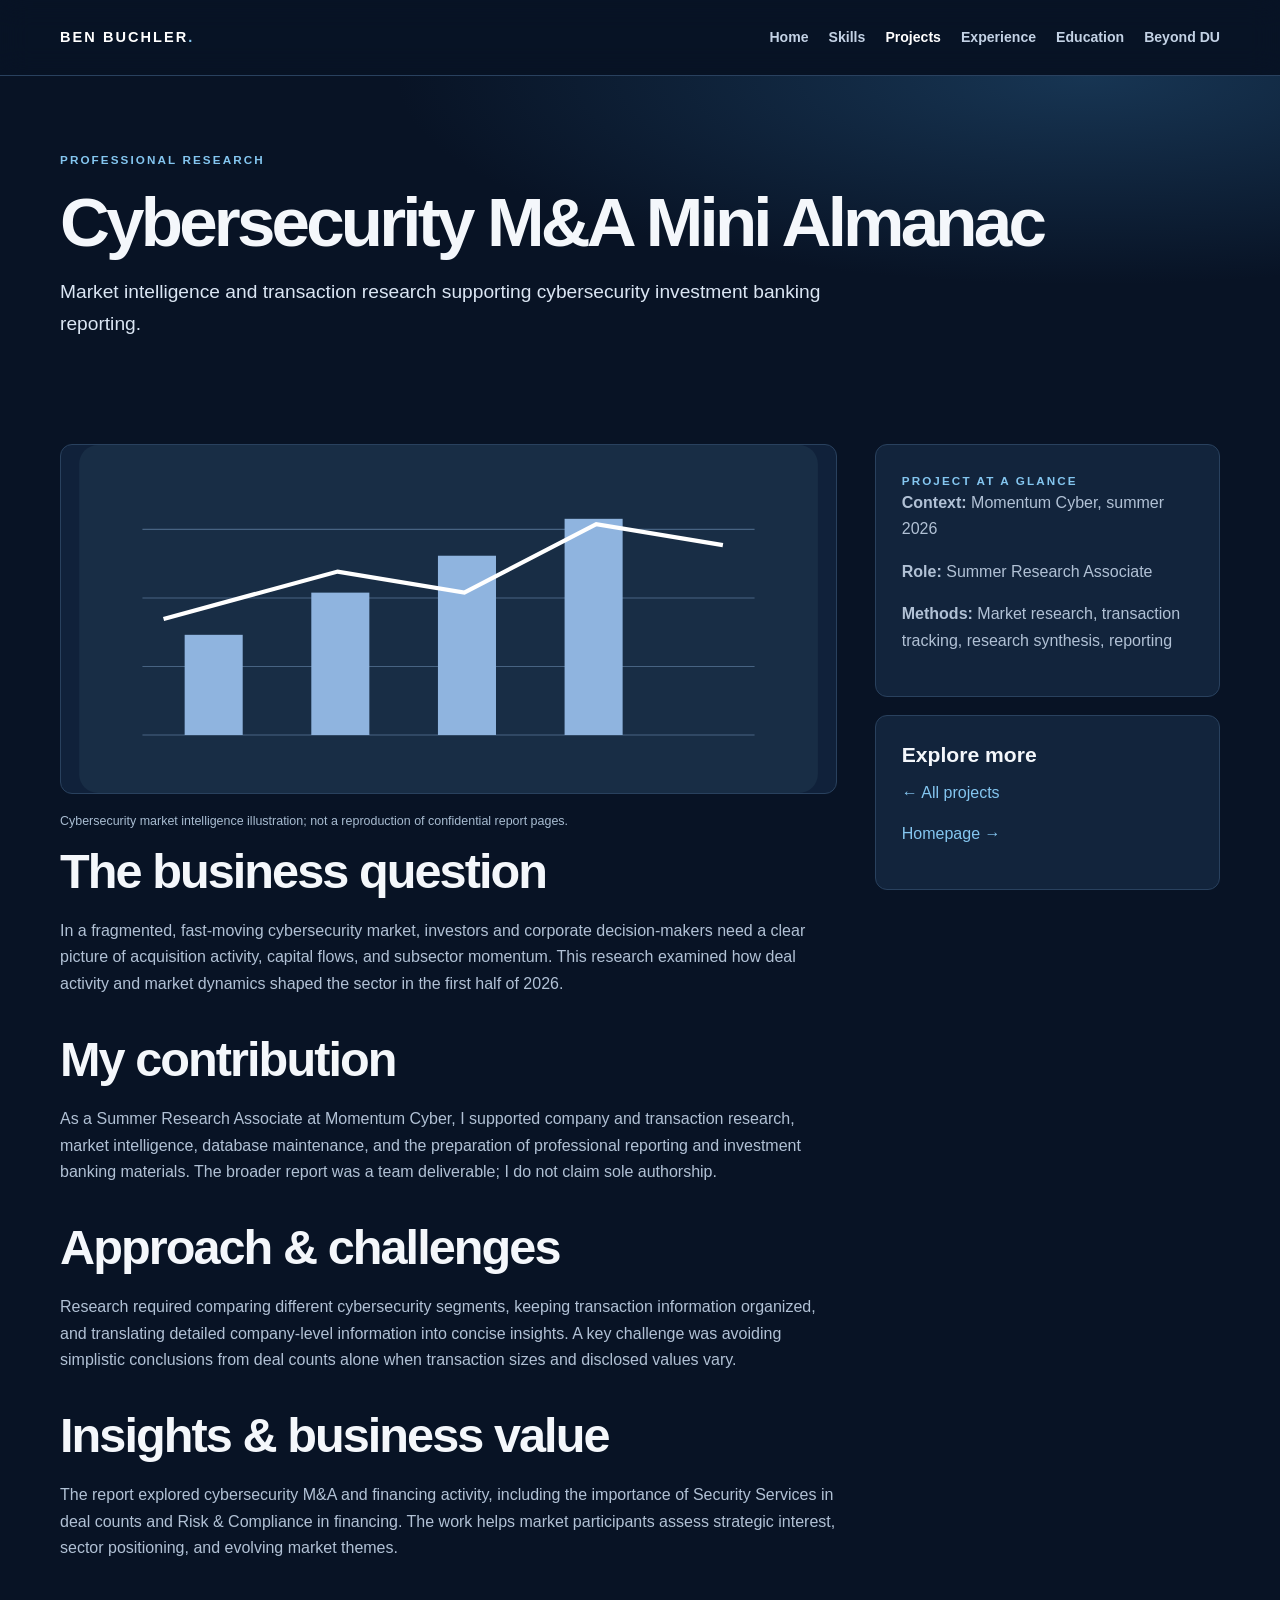
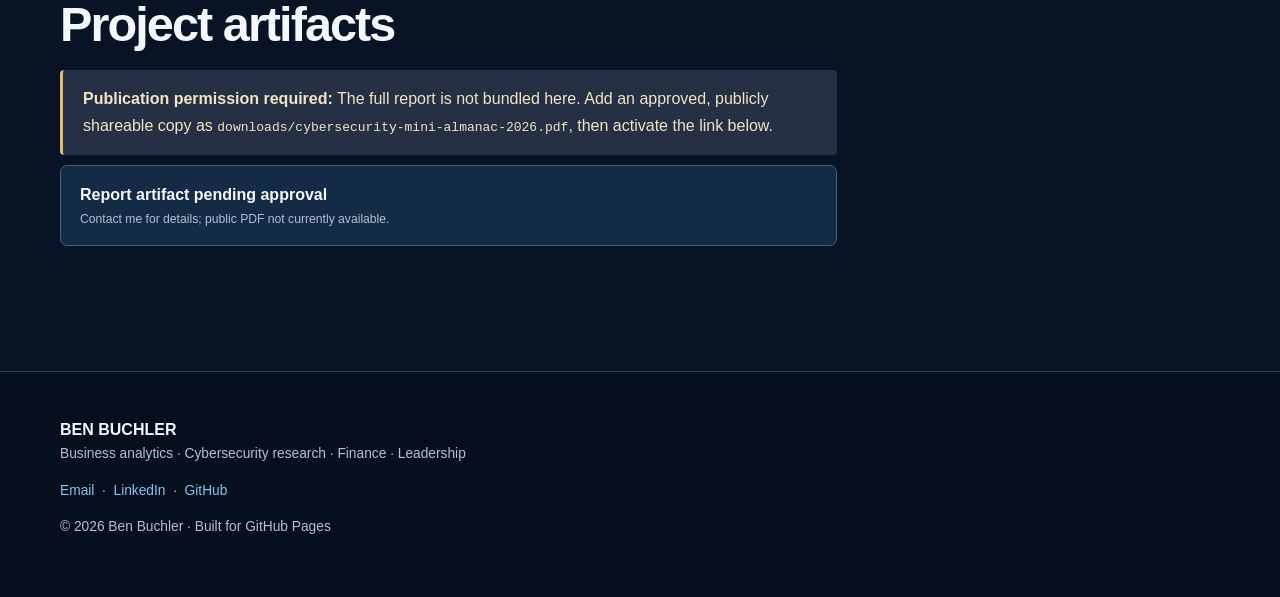
<file: almanac.html>
<!doctype html><html lang="en"><head><meta charset="utf-8"><meta name="viewport" content="width=device-width, initial-scale=1"><meta name="description" content="Portfolio of Ben Buchler, business analytics and finance student at the University of Denver."><title>Cybersecurity M&amp;A Mini Almanac | Ben Buchler</title><link rel="stylesheet" href="assets/styles.css"></head><body><a class="skip" href="#main">Skip to content</a><header><div class="wrap nav"><a class="brand" href="index.html">BEN BUCHLER<span style="color:var(--accent)">.</span></a><nav aria-label="Primary navigation" class="links"><a class="" href="index.html">Home</a><a class="" href="skills.html">Skills</a><a class="active" href="projects.html">Projects</a><a class="" href="experience.html">Experience</a><a class="" href="education.html">Education</a><a class="" href="beyond.html">Beyond DU</a></nav></div></header><main id="main"><section class="pagehero"><div class="wrap"><div class="eyebrow">Professional research</div><h1>Cybersecurity M&A Mini Almanac</h1><p class="lead">Market intelligence and transaction research supporting cybersecurity investment banking reporting.</p></div></section><section class="content"><div class="wrap detail"><div><img class="workimg" src="assets/cyber.svg" alt="Cybersecurity market intelligence illustration; not a reproduction of confidential report pages."><p class="caption">Cybersecurity market intelligence illustration; not a reproduction of confidential report pages.</p><section><h2>The business question</h2><p>In a fragmented, fast-moving cybersecurity market, investors and corporate decision-makers need a clear picture of acquisition activity, capital flows, and subsector momentum. This research examined how deal activity and market dynamics shaped the sector in the first half of 2026.</p></section><section><h2>My contribution</h2><p>As a Summer Research Associate at Momentum Cyber, I supported company and transaction research, market intelligence, database maintenance, and the preparation of professional reporting and investment banking materials. The broader report was a team deliverable; I do not claim sole authorship.</p></section><section><h2>Approach & challenges</h2><p>Research required comparing different cybersecurity segments, keeping transaction information organized, and translating detailed company-level information into concise insights. A key challenge was avoiding simplistic conclusions from deal counts alone when transaction sizes and disclosed values vary.</p></section><section><h2>Insights & business value</h2><p>The report explored cybersecurity M&amp;A and financing activity, including the importance of Security Services in deal counts and Risk &amp; Compliance in financing. The work helps market participants assess strategic interest, sector positioning, and evolving market themes.</p></section><section><h2>Project artifacts</h2><div class="notice"><p><strong>Publication permission required:</strong> The full report is not bundled here. Add an approved, publicly shareable copy as <code>downloads/cybersecurity-mini-almanac-2026.pdf</code>, then activate the link below.</p></div><div class="artifact">Report artifact pending approval<small>Contact me for details; public PDF not currently available.</small></div></section></div><aside class="aside"><div class="panel"><div class="kicker">Project at a glance</div><p><strong>Context:</strong> Momentum Cyber, summer 2026</p><p><strong>Role:</strong> Summer Research Associate</p><p><strong>Methods:</strong> Market research, transaction tracking, research synthesis, reporting</p></div><div class="panel"><h3>Explore more</h3><a href="projects.html">← All projects</a><p style="margin-top:14px"><a href="index.html">Homepage →</a></p></div></aside></div></section></main><footer><div class="wrap"><strong>BEN BUCHLER</strong><p>Business analytics · Cybersecurity research · Finance · Leadership</p><p><a data-email href="mailto:ben.buchler@du.edu">Email</a> &nbsp;·&nbsp; <a data-linkedin href="https://www.linkedin.com/in/ben-buchler57">LinkedIn</a> &nbsp;·&nbsp; <a data-github href="https://github.com/bbuchler27">GitHub</a></p><p>© <span data-year>2026</span> Ben Buchler · Built for GitHub Pages</p></div></footer><script src="site-config.js"></script><script src="assets/site.js"></script></body></html>
</file>
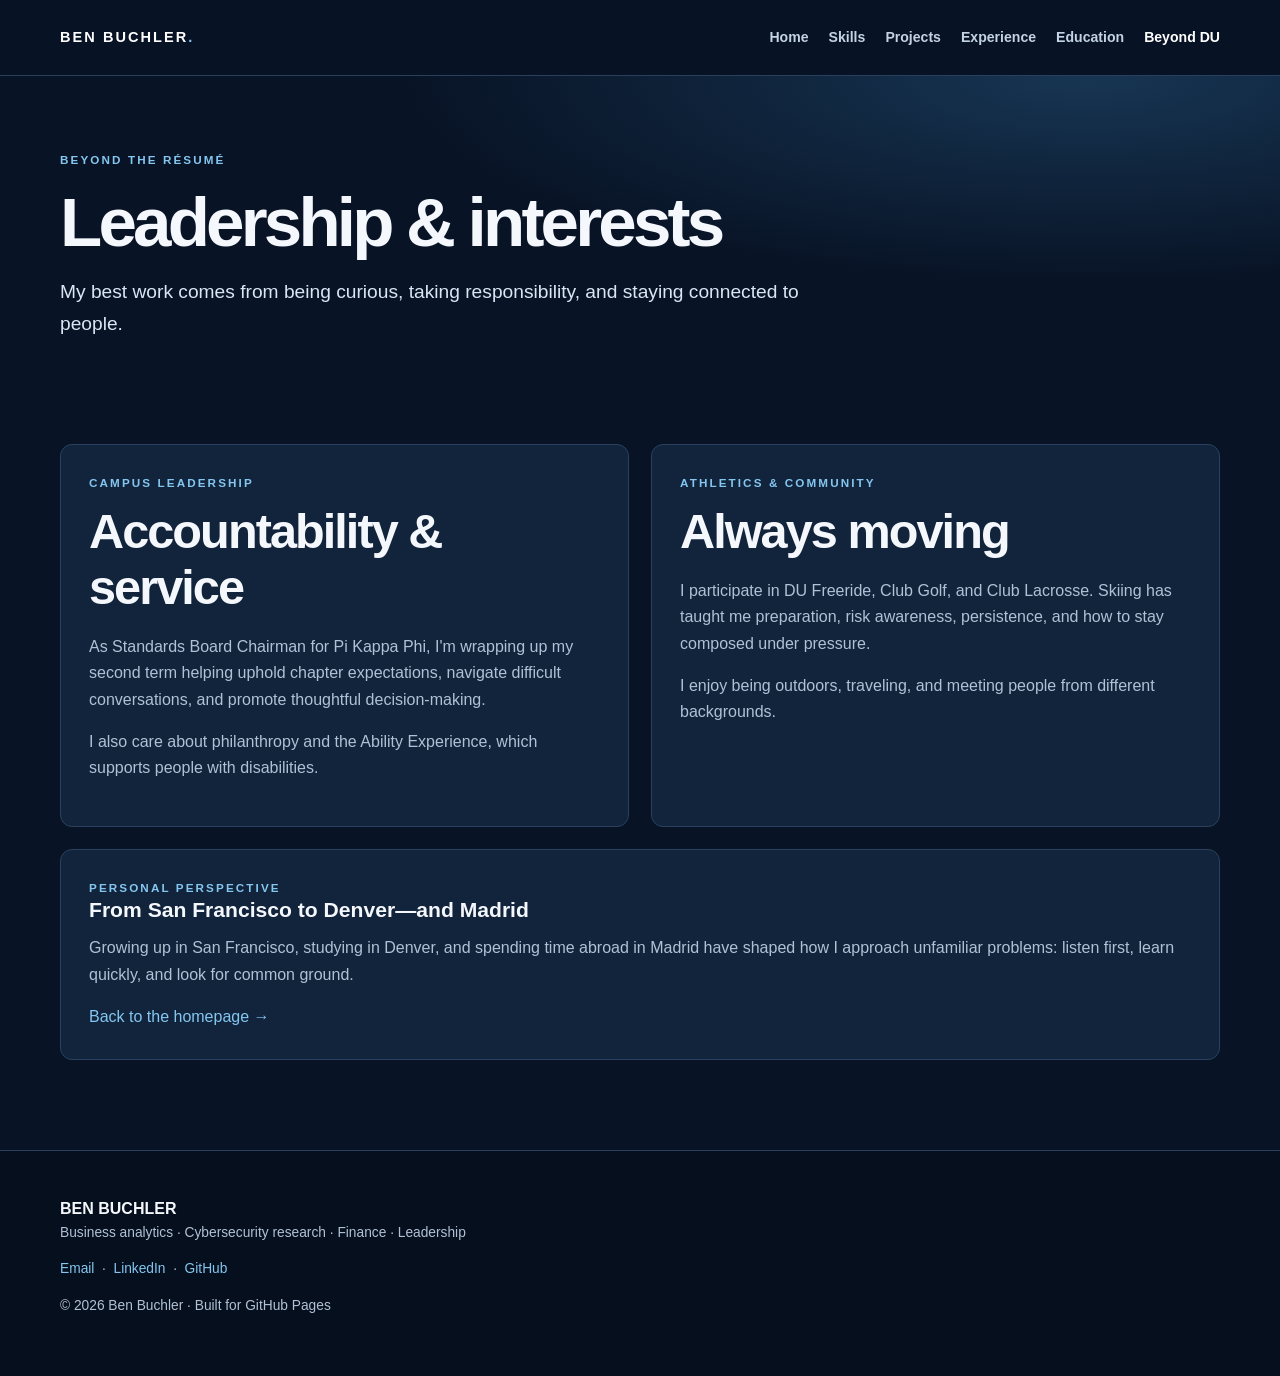
<file: beyond.html>
<!doctype html><html lang="en"><head><meta charset="utf-8"><meta name="viewport" content="width=device-width, initial-scale=1"><meta name="description" content="Portfolio of Ben Buchler, business analytics and finance student at the University of Denver."><title>Beyond DU | Ben Buchler</title><link rel="stylesheet" href="assets/styles.css"></head><body><a class="skip" href="#main">Skip to content</a><header><div class="wrap nav"><a class="brand" href="index.html">BEN BUCHLER<span style="color:var(--accent)">.</span></a><nav aria-label="Primary navigation" class="links"><a class="" href="index.html">Home</a><a class="" href="skills.html">Skills</a><a class="" href="projects.html">Projects</a><a class="" href="experience.html">Experience</a><a class="" href="education.html">Education</a><a class="active" href="beyond.html">Beyond DU</a></nav></div></header><main id="main"><section class="pagehero"><div class="wrap"><div class="eyebrow">Beyond the résumé</div><h1>Leadership & interests</h1><p class="lead">My best work comes from being curious, taking responsibility, and staying connected to people.</p></div></section><section class="content"><div class="wrap"><div class="split"><div class="entry"><div class="kicker">Campus leadership</div><h2>Accountability & service</h2><p>As Standards Board Chairman for Pi Kappa Phi, I'm wrapping up my second term helping uphold chapter expectations, navigate difficult conversations, and promote thoughtful decision-making.</p><p>I also care about philanthropy and the Ability Experience, which supports people with disabilities.</p></div><div class="entry"><div class="kicker">Athletics & community</div><h2>Always moving</h2><p>I participate in DU Freeride, Club Golf, and Club Lacrosse. Skiing has taught me preparation, risk awareness, persistence, and how to stay composed under pressure.</p><p>I enjoy being outdoors, traveling, and meeting people from different backgrounds.</p></div></div><div class="entry" style="margin-top:22px"><div class="kicker">Personal perspective</div><h3>From San Francisco to Denver—and Madrid</h3><p>Growing up in San Francisco, studying in Denver, and spending time abroad in Madrid have shaped how I approach unfamiliar problems: listen first, learn quickly, and look for common ground.</p><a href="index.html">Back to the homepage →</a></div></div></section></main><footer><div class="wrap"><strong>BEN BUCHLER</strong><p>Business analytics · Cybersecurity research · Finance · Leadership</p><p><a data-email href="mailto:ben.buchler@du.edu">Email</a> &nbsp;·&nbsp; <a data-linkedin href="https://www.linkedin.com/in/ben-buchler57">LinkedIn</a> &nbsp;·&nbsp; <a data-github href="https://github.com/bbuchler27">GitHub</a></p><p>© <span data-year>2026</span> Ben Buchler · Built for GitHub Pages</p></div></footer><script src="site-config.js"></script><script src="assets/site.js"></script></body></html>
</file>
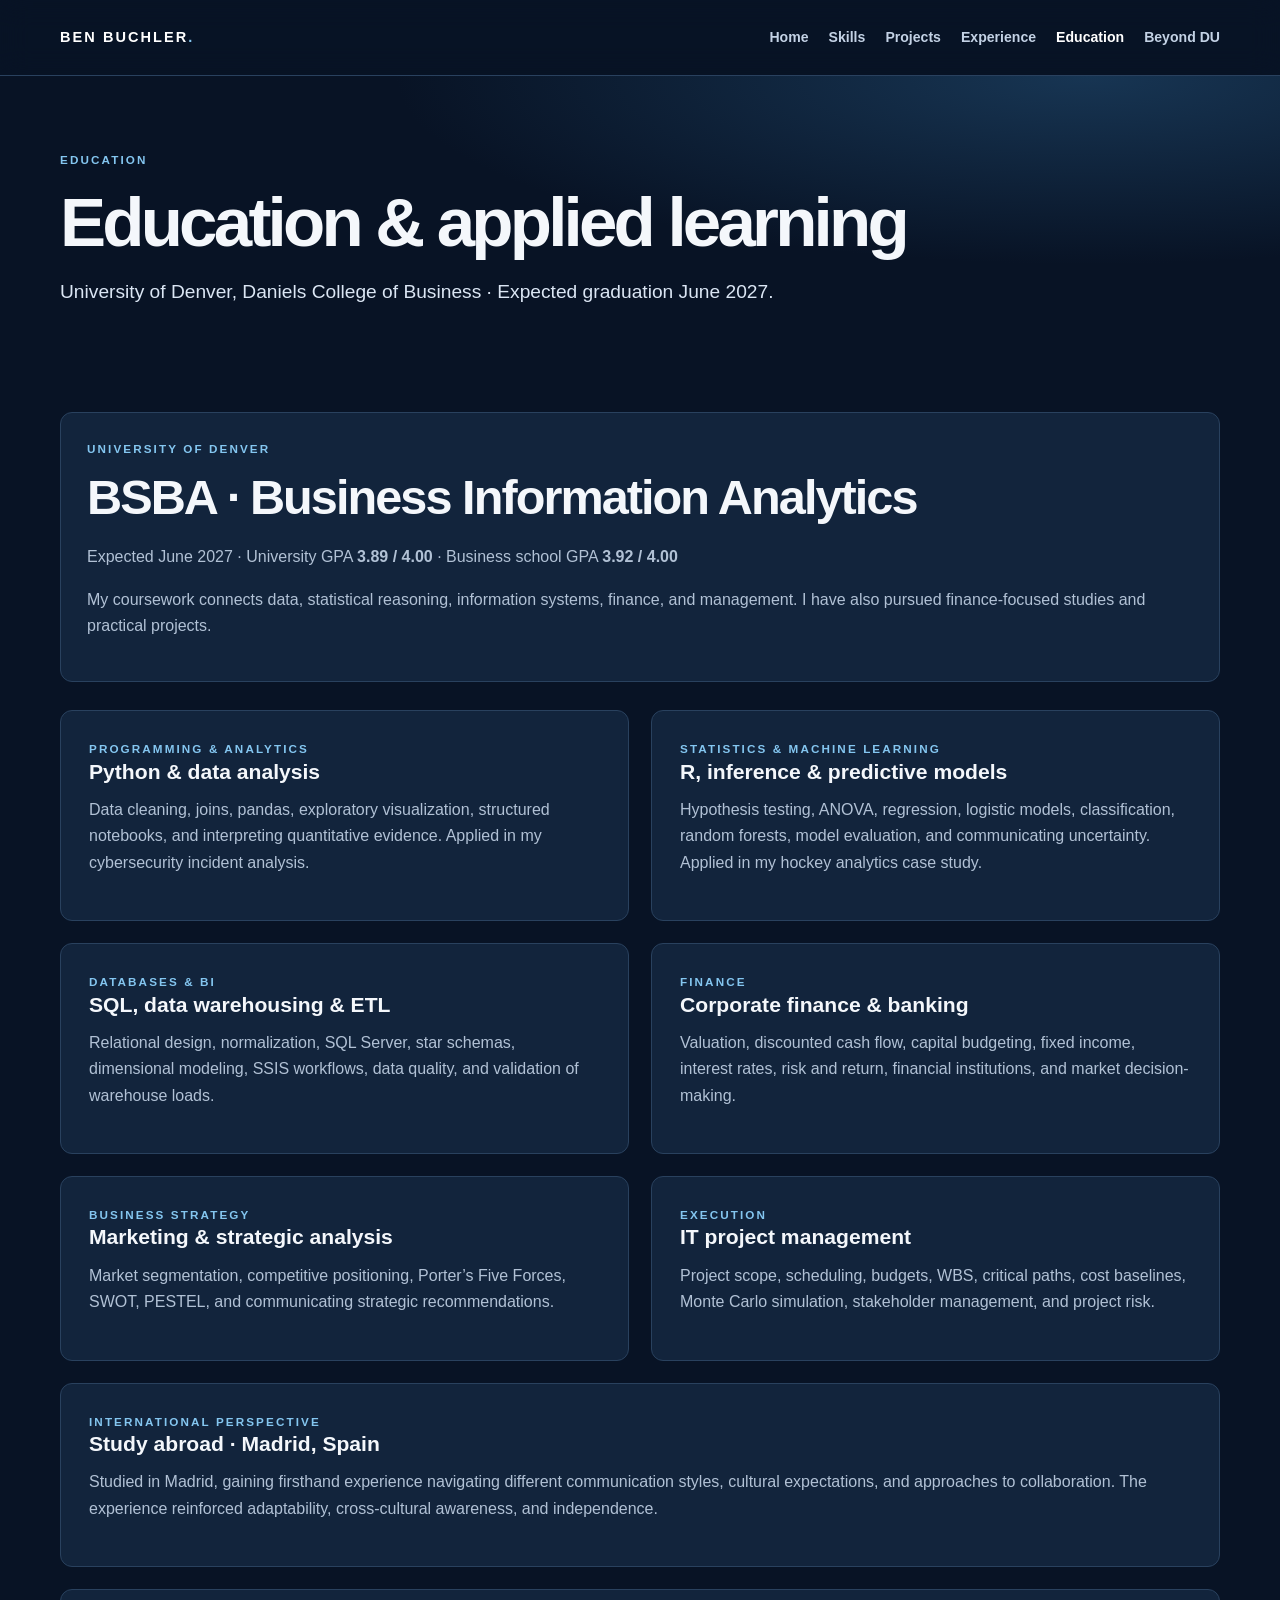
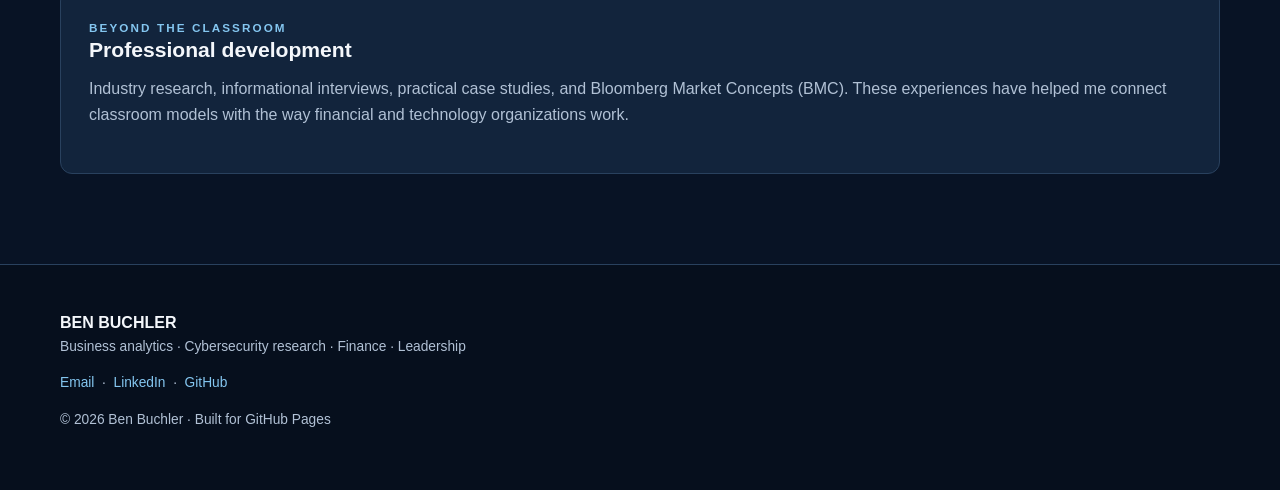
<file: education.html>
<!doctype html><html lang="en"><head><meta charset="utf-8"><meta name="viewport" content="width=device-width, initial-scale=1"><meta name="description" content="Portfolio of Ben Buchler, business analytics and finance student at the University of Denver."><title>Education | Ben Buchler</title><link rel="stylesheet" href="assets/styles.css"></head><body><a class="skip" href="#main">Skip to content</a><header><div class="wrap nav"><a class="brand" href="index.html">BEN BUCHLER<span style="color:var(--accent)">.</span></a><nav aria-label="Primary navigation" class="links"><a class="" href="index.html">Home</a><a class="" href="skills.html">Skills</a><a class="" href="projects.html">Projects</a><a class="" href="experience.html">Experience</a><a class="active" href="education.html">Education</a><a class="" href="beyond.html">Beyond DU</a></nav></div></header><main id="main"><section class="pagehero"><div class="wrap"><div class="eyebrow">Education</div><h1>Education & applied learning</h1><p class="lead">University of Denver, Daniels College of Business · Expected graduation June 2027.</p></div></section><section class="content"><div class="wrap"><div class="panel" style="margin-bottom:28px"><div class="eyebrow">University of Denver</div><h2>BSBA · Business Information Analytics</h2><p>Expected June 2027 · University GPA <strong>3.89 / 4.00</strong> · Business school GPA <strong>3.92 / 4.00</strong></p><p>My coursework connects data, statistical reasoning, information systems, finance, and management. I have also pursued finance-focused studies and practical projects.</p></div><div class="skills-grid"><div class="entry"><div class="kicker">Programming & analytics</div><h3>Python & data analysis</h3><p>Data cleaning, joins, pandas, exploratory visualization, structured notebooks, and interpreting quantitative evidence. Applied in my cybersecurity incident analysis.</p></div><div class="entry"><div class="kicker">Statistics & machine learning</div><h3>R, inference & predictive models</h3><p>Hypothesis testing, ANOVA, regression, logistic models, classification, random forests, model evaluation, and communicating uncertainty. Applied in my hockey analytics case study.</p></div><div class="entry"><div class="kicker">Databases & BI</div><h3>SQL, data warehousing & ETL</h3><p>Relational design, normalization, SQL Server, star schemas, dimensional modeling, SSIS workflows, data quality, and validation of warehouse loads.</p></div><div class="entry"><div class="kicker">Finance</div><h3>Corporate finance & banking</h3><p>Valuation, discounted cash flow, capital budgeting, fixed income, interest rates, risk and return, financial institutions, and market decision-making.</p></div><div class="entry"><div class="kicker">Business strategy</div><h3>Marketing & strategic analysis</h3><p>Market segmentation, competitive positioning, Porter’s Five Forces, SWOT, PESTEL, and communicating strategic recommendations.</p></div><div class="entry"><div class="kicker">Execution</div><h3>IT project management</h3><p>Project scope, scheduling, budgets, WBS, critical paths, cost baselines, Monte Carlo simulation, stakeholder management, and project risk.</p></div></div><div class="entry" style="margin-top:22px"><div class="kicker">International perspective</div><h3>Study abroad · Madrid, Spain</h3><p>Studied in Madrid, gaining firsthand experience navigating different communication styles, cultural expectations, and approaches to collaboration. The experience reinforced adaptability, cross-cultural awareness, and independence.</p></div><div class="entry" style="margin-top:22px"><div class="kicker">Beyond the classroom</div><h3>Professional development</h3><p>Industry research, informational interviews, practical case studies, and Bloomberg Market Concepts (BMC). These experiences have helped me connect classroom models with the way financial and technology organizations work.</p></div></div></section></main><footer><div class="wrap"><strong>BEN BUCHLER</strong><p>Business analytics · Cybersecurity research · Finance · Leadership</p><p><a data-email href="mailto:ben.buchler@du.edu">Email</a> &nbsp;·&nbsp; <a data-linkedin href="https://www.linkedin.com/in/ben-buchler57">LinkedIn</a> &nbsp;·&nbsp; <a data-github href="https://github.com/bbuchler27">GitHub</a></p><p>© <span data-year>2026</span> Ben Buchler · Built for GitHub Pages</p></div></footer><script src="site-config.js"></script><script src="assets/site.js"></script></body></html>
</file>
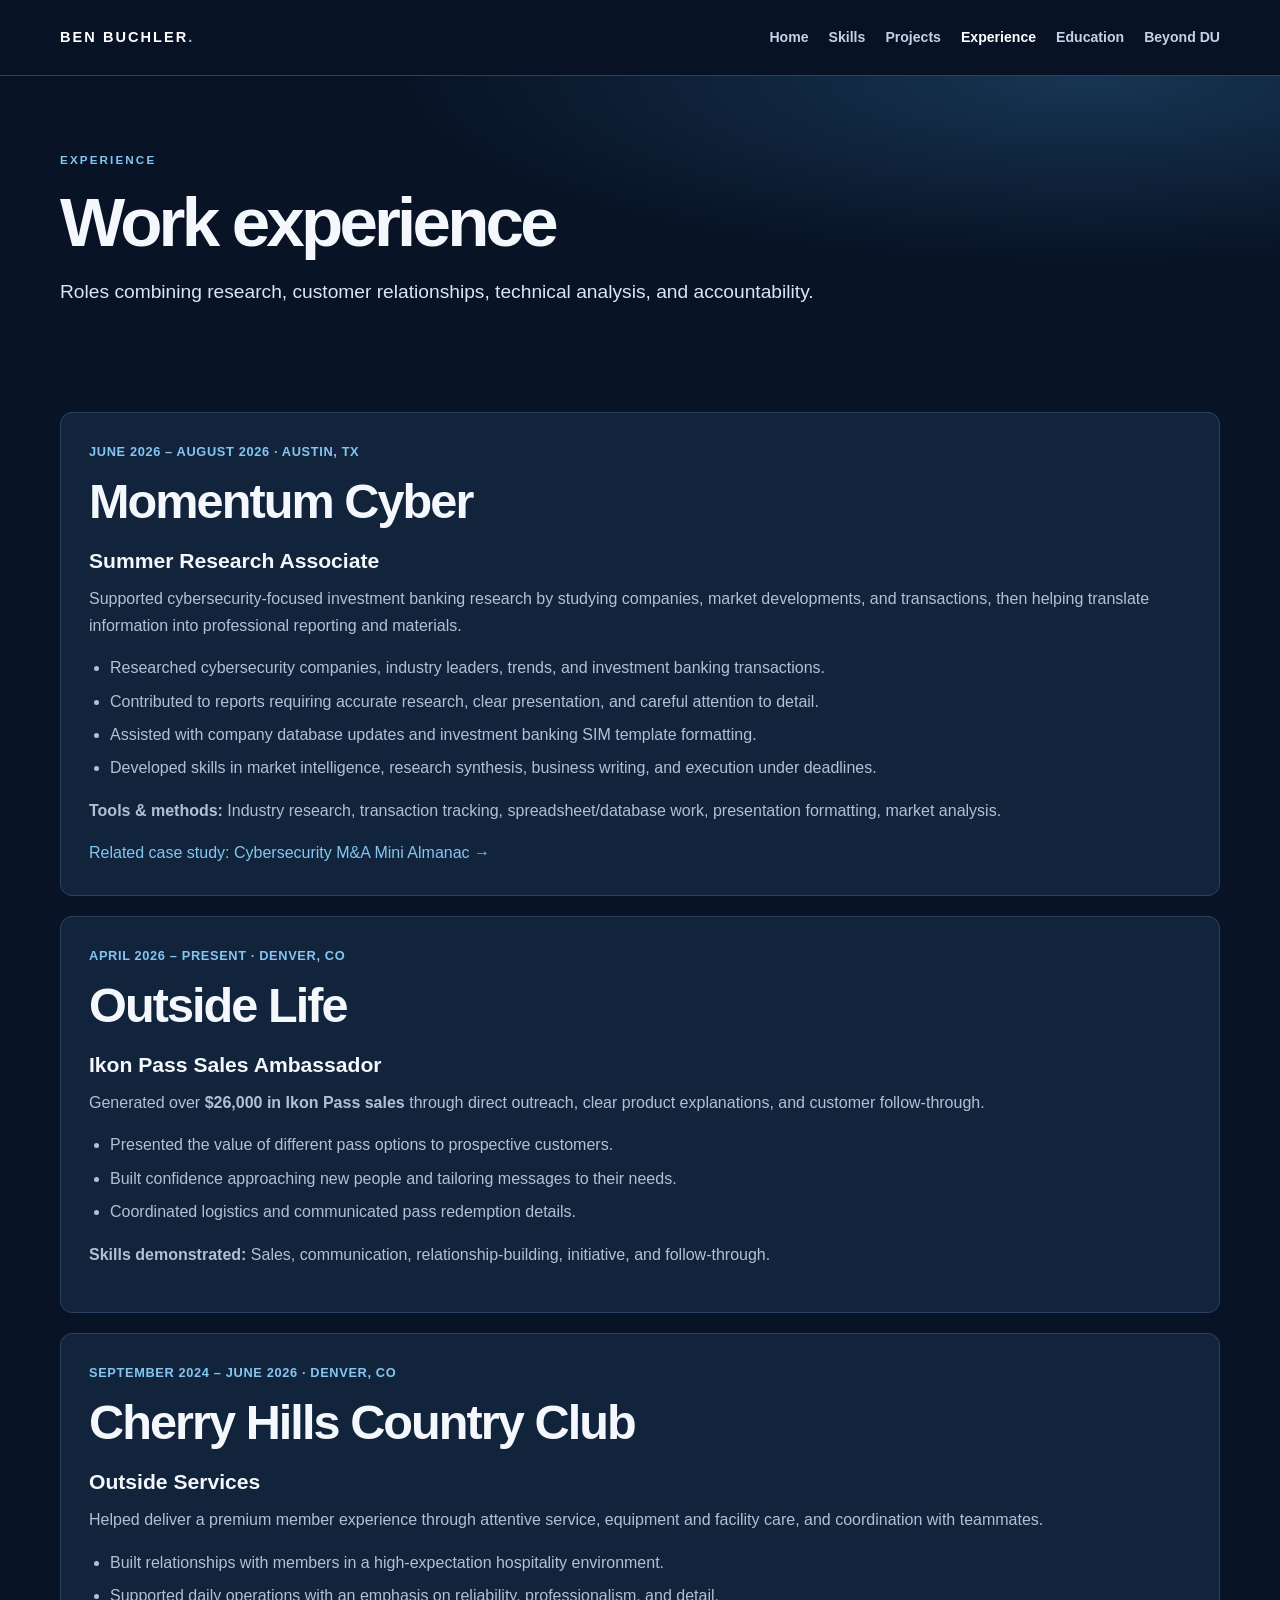
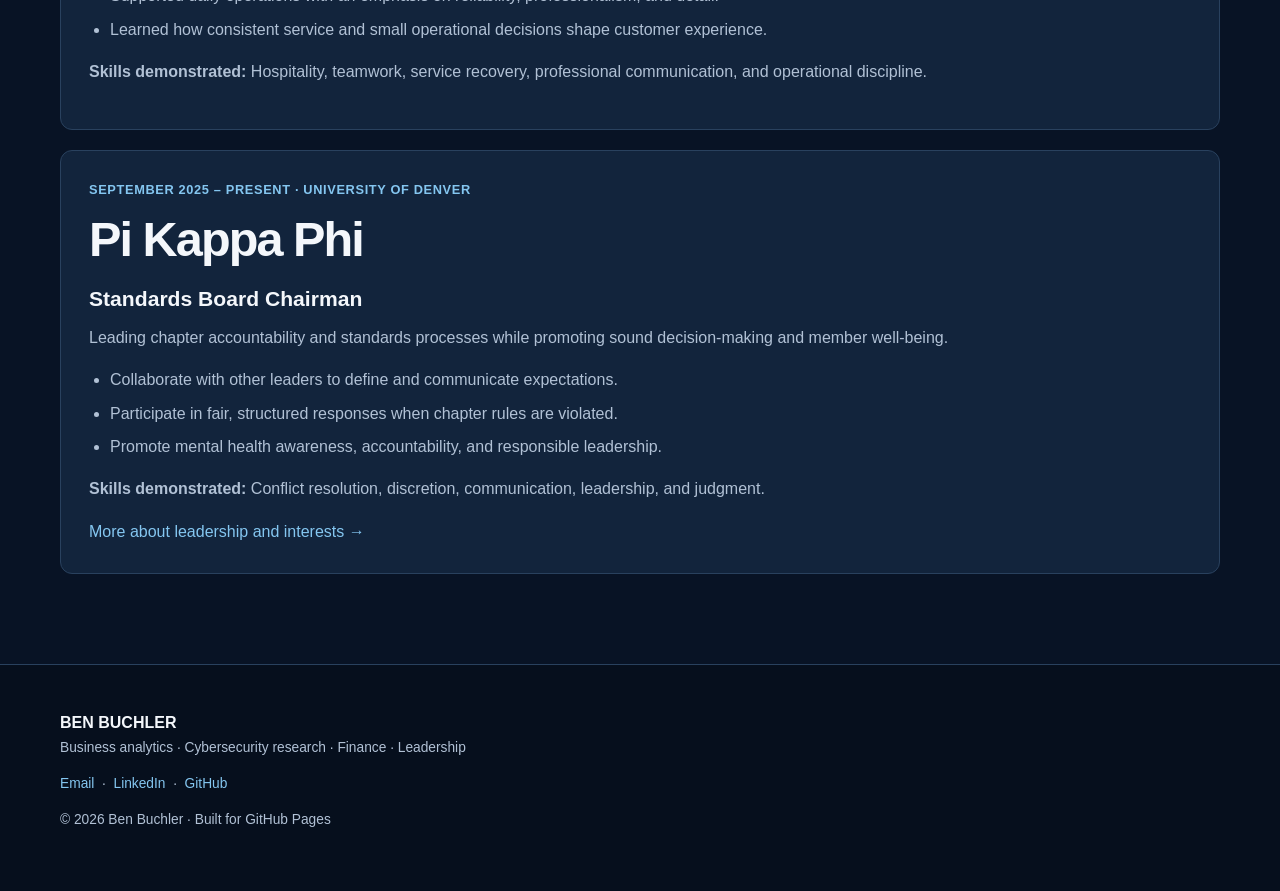
<file: experience.html>
<!doctype html><html lang="en"><head><meta charset="utf-8"><meta name="viewport" content="width=device-width, initial-scale=1"><meta name="description" content="Portfolio of Ben Buchler, business analytics and finance student at the University of Denver."><title>Experience | Ben Buchler</title><link rel="stylesheet" href="assets/styles.css"></head><body><a class="skip" href="#main">Skip to content</a><header><div class="wrap nav"><a class="brand" href="index.html">BEN BUCHLER<span style="color:var(--accent)">.</span></a><nav aria-label="Primary navigation" class="links"><a class="" href="index.html">Home</a><a class="" href="skills.html">Skills</a><a class="" href="projects.html">Projects</a><a class="active" href="experience.html">Experience</a><a class="" href="education.html">Education</a><a class="" href="beyond.html">Beyond DU</a></nav></div></header><main id="main"><section class="pagehero"><div class="wrap"><div class="eyebrow">Experience</div><h1>Work experience</h1><p class="lead">Roles combining research, customer relationships, technical analysis, and accountability.</p></div></section><section class="content"><div class="wrap stack"><article class="entry"><div class="meta">JUNE 2026 – AUGUST 2026 · AUSTIN, TX</div><h2>Momentum Cyber</h2><h3>Summer Research Associate</h3><p>Supported cybersecurity-focused investment banking research by studying companies, market developments, and transactions, then helping translate information into professional reporting and materials.</p><ul><li>Researched cybersecurity companies, industry leaders, trends, and investment banking transactions.</li><li>Contributed to reports requiring accurate research, clear presentation, and careful attention to detail.</li><li>Assisted with company database updates and investment banking SIM template formatting.</li><li>Developed skills in market intelligence, research synthesis, business writing, and execution under deadlines.</li></ul><p><strong>Tools & methods:</strong> Industry research, transaction tracking, spreadsheet/database work, presentation formatting, market analysis.</p><a href="almanac.html">Related case study: Cybersecurity M&A Mini Almanac →</a></article><article class="entry"><div class="meta">APRIL 2026 – PRESENT · DENVER, CO</div><h2>Outside Life</h2><h3>Ikon Pass Sales Ambassador</h3><p>Generated over <strong>$26,000 in Ikon Pass sales</strong> through direct outreach, clear product explanations, and customer follow-through.</p><ul><li>Presented the value of different pass options to prospective customers.</li><li>Built confidence approaching new people and tailoring messages to their needs.</li><li>Coordinated logistics and communicated pass redemption details.</li></ul><p><strong>Skills demonstrated:</strong> Sales, communication, relationship-building, initiative, and follow-through.</p></article><article class="entry"><div class="meta">SEPTEMBER 2024 – JUNE 2026 · DENVER, CO</div><h2>Cherry Hills Country Club</h2><h3>Outside Services</h3><p>Helped deliver a premium member experience through attentive service, equipment and facility care, and coordination with teammates.</p><ul><li>Built relationships with members in a high-expectation hospitality environment.</li><li>Supported daily operations with an emphasis on reliability, professionalism, and detail.</li><li>Learned how consistent service and small operational decisions shape customer experience.</li></ul><p><strong>Skills demonstrated:</strong> Hospitality, teamwork, service recovery, professional communication, and operational discipline.</p></article><article class="entry"><div class="meta">SEPTEMBER 2025 – PRESENT · UNIVERSITY OF DENVER</div><h2>Pi Kappa Phi</h2><h3>Standards Board Chairman</h3><p>Leading chapter accountability and standards processes while promoting sound decision-making and member well-being.</p><ul><li>Collaborate with other leaders to define and communicate expectations.</li><li>Participate in fair, structured responses when chapter rules are violated.</li><li>Promote mental health awareness, accountability, and responsible leadership.</li></ul><p><strong>Skills demonstrated:</strong> Conflict resolution, discretion, communication, leadership, and judgment.</p><a href="beyond.html">More about leadership and interests →</a></article></div></section></main><footer><div class="wrap"><strong>BEN BUCHLER</strong><p>Business analytics · Cybersecurity research · Finance · Leadership</p><p><a data-email href="mailto:ben.buchler@du.edu">Email</a> &nbsp;·&nbsp; <a data-linkedin href="https://www.linkedin.com/in/ben-buchler57">LinkedIn</a> &nbsp;·&nbsp; <a data-github href="https://github.com/bbuchler27">GitHub</a></p><p>© <span data-year>2026</span> Ben Buchler · Built for GitHub Pages</p></div></footer><script src="site-config.js"></script><script src="assets/site.js"></script></body></html>
</file>
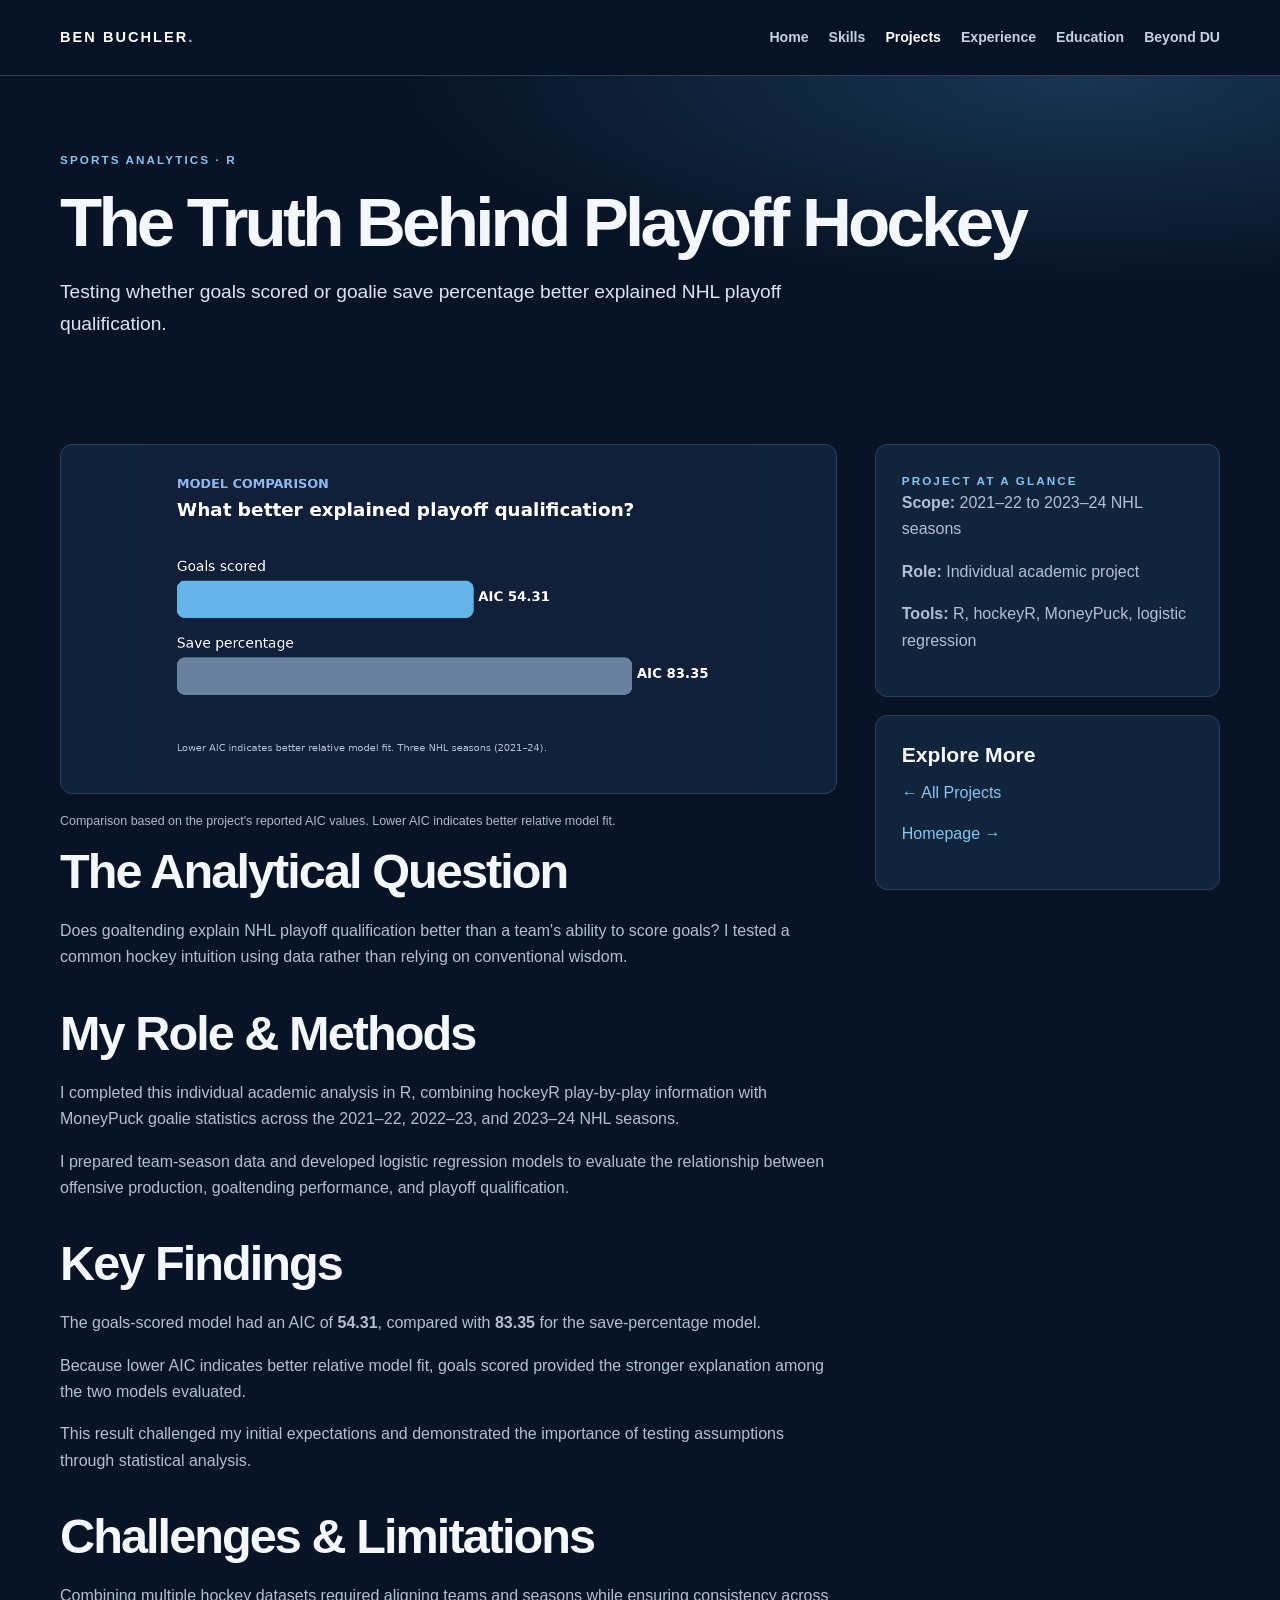
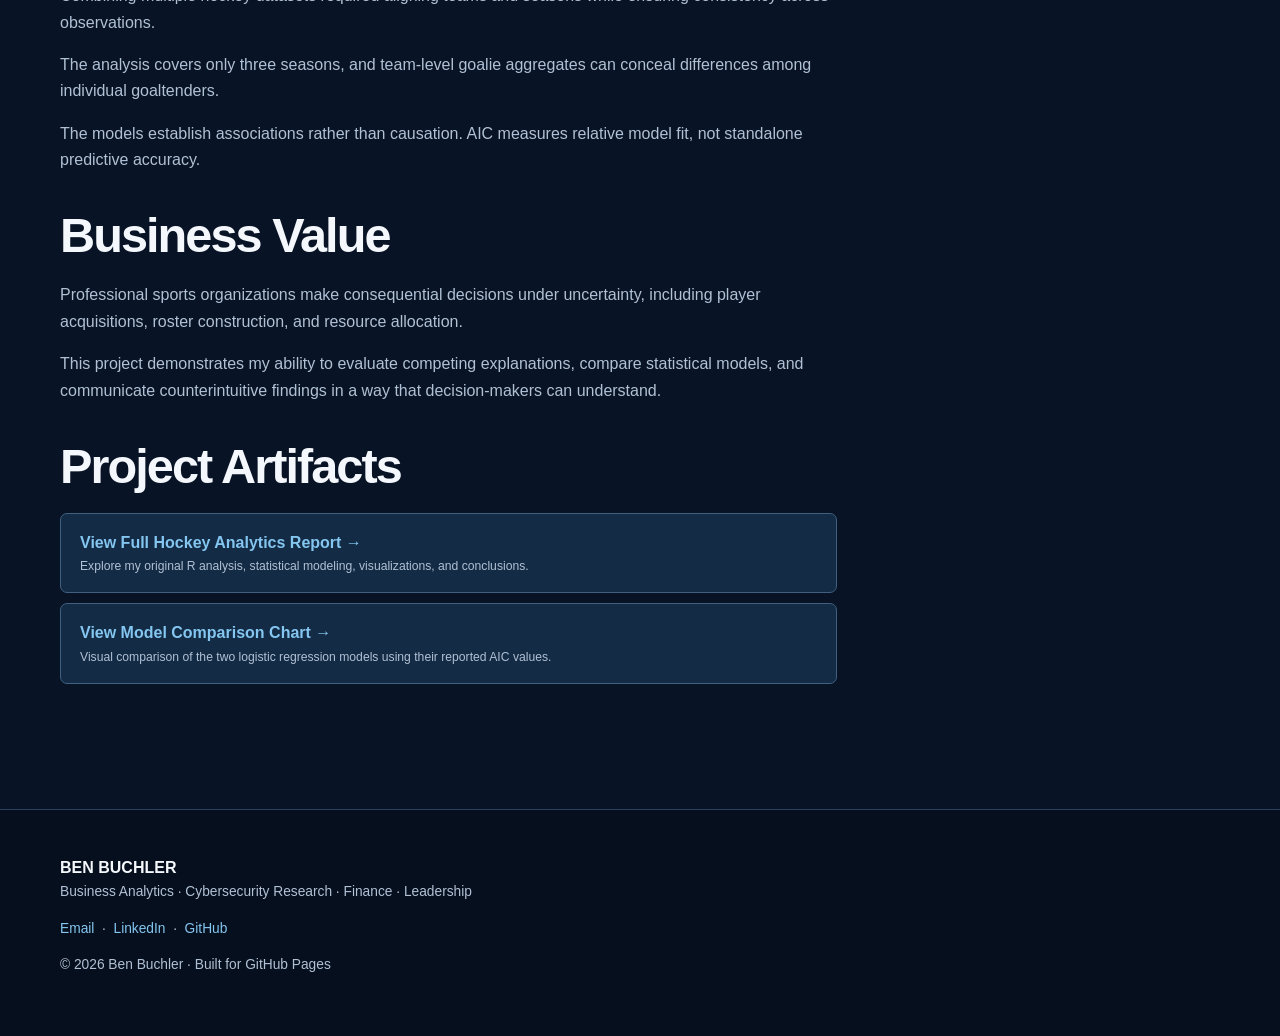
<file: hockey.html>
<!doctype html>
<html lang="en">
<head>
  <meta charset="utf-8">
  <meta name="viewport" content="width=device-width, initial-scale=1">
  <meta name="description" content="Hockey analytics project by Ben Buchler comparing goals scored and goalie save percentage as predictors of NHL playoff qualification.">
  <title>The Truth Behind Playoff Hockey | Ben Buchler</title>
  <link rel="stylesheet" href="assets/styles.css">
</head>

<body>
  <a class="skip" href="#main">Skip to content</a>

  <header>
    <div class="wrap nav">
      <a class="brand" href="index.html">
        BEN BUCHLER<span style="color:var(--accent)">.</span>
      </a>

      <nav aria-label="Primary navigation" class="links">
        <a href="index.html">Home</a>
        <a href="skills.html">Skills</a>
        <a class="active" href="projects.html">Projects</a>
        <a href="experience.html">Experience</a>
        <a href="education.html">Education</a>
        <a href="beyond.html">Beyond DU</a>
      </nav>
    </div>
  </header>

  <main id="main">

    <section class="pagehero">
      <div class="wrap">
        <div class="eyebrow">Sports Analytics · R</div>
        <h1>The Truth Behind Playoff Hockey</h1>
        <p class="lead">
          Testing whether goals scored or goalie save percentage
          better explained NHL playoff qualification.
        </p>
      </div>
    </section>

    <section class="content">
      <div class="wrap detail">

        <div>

          <img
            class="workimg"
            src="assets/hockey-model-comparison.png"
            alt="Comparison of goals-scored and goalie save-percentage logistic regression models."
          >

          <p class="caption">
            Comparison based on the project's reported AIC values.
            Lower AIC indicates better relative model fit.
          </p>

          <section>
            <h2>The Analytical Question</h2>
            <p>
              Does goaltending explain NHL playoff qualification
              better than a team's ability to score goals?
              I tested a common hockey intuition using data
              rather than relying on conventional wisdom.
            </p>
          </section>

          <section>
            <h2>My Role & Methods</h2>
            <p>
              I completed this individual academic analysis in R,
              combining hockeyR play-by-play information with
              MoneyPuck goalie statistics across the 2021–22,
              2022–23, and 2023–24 NHL seasons.
            </p>
            <p>
              I prepared team-season data and developed logistic
              regression models to evaluate the relationship
              between offensive production, goaltending performance,
              and playoff qualification.
            </p>
          </section>

          <section>
            <h2>Key Findings</h2>
            <p>
              The goals-scored model had an AIC of
              <strong>54.31</strong>, compared with
              <strong>83.35</strong> for the save-percentage model.
            </p>
            <p>
              Because lower AIC indicates better relative model fit,
              goals scored provided the stronger explanation among
              the two models evaluated.
            </p>
            <p>
              This result challenged my initial expectations
              and demonstrated the importance of testing
              assumptions through statistical analysis.
            </p>
          </section>

          <section>
            <h2>Challenges & Limitations</h2>
            <p>
              Combining multiple hockey datasets required
              aligning teams and seasons while ensuring
              consistency across observations.
            </p>
            <p>
              The analysis covers only three seasons, and
              team-level goalie aggregates can conceal
              differences among individual goaltenders.
            </p>
            <p>
              The models establish associations rather than
              causation. AIC measures relative model fit,
              not standalone predictive accuracy.
            </p>
          </section>

          <section>
            <h2>Business Value</h2>
            <p>
              Professional sports organizations make consequential
              decisions under uncertainty, including player
              acquisitions, roster construction, and resource
              allocation.
            </p>
            <p>
              This project demonstrates my ability to evaluate
              competing explanations, compare statistical models,
              and communicate counterintuitive findings in a
              way that decision-makers can understand.
            </p>
          </section>

          <section>
            <h2>Project Artifacts</h2>

            <a
              class="artifact"
              href="downloads/truth-behind-playoff-hockey.html"
              target="_blank"
              rel="noopener noreferrer"
            >
              <strong>View Full Hockey Analytics Report →</strong>
              <small>
                Explore my original R analysis, statistical
                modeling, visualizations, and conclusions.
              </small>
            </a>

            <a
              class="artifact"
              href="assets/hockey-model-comparison.png"
              target="_blank"
              rel="noopener noreferrer"
            >
              <strong>View Model Comparison Chart →</strong>
              <small>
                Visual comparison of the two logistic regression
                models using their reported AIC values.
              </small>
            </a>

          </section>

        </div>

        <aside class="aside">

          <div class="panel">
            <div class="kicker">Project at a Glance</div>

            <p>
              <strong>Scope:</strong>
              2021–22 to 2023–24 NHL seasons
            </p>

            <p>
              <strong>Role:</strong>
              Individual academic project
            </p>

            <p>
              <strong>Tools:</strong>
              R, hockeyR, MoneyPuck, logistic regression
            </p>
          </div>

          <div class="panel">
            <h3>Explore More</h3>

            <a href="projects.html">
              ← All Projects
            </a>

            <p style="margin-top:14px">
              <a href="index.html">
                Homepage →
              </a>
            </p>
          </div>

        </aside>

      </div>
    </section>

  </main>

  <footer>
    <div class="wrap">

      <strong>BEN BUCHLER</strong>

      <p>
        Business Analytics · Cybersecurity Research ·
        Finance · Leadership
      </p>

      <p>
        <a data-email href="mailto:ben.buchler@du.edu">Email</a>
        &nbsp;·&nbsp;
        <a data-linkedin href="https://www.linkedin.com/in/ben-buchler57">LinkedIn</a>
        &nbsp;·&nbsp;
        <a data-github href="https://github.com/bbuchler27">GitHub</a>
      </p>

      <p>
        © <span data-year>2026</span> Ben Buchler ·
        Built for GitHub Pages
      </p>

    </div>
  </footer>

  <script src="site-config.js"></script>
  <script src="assets/site.js"></script>

</body>
</html>
</file>
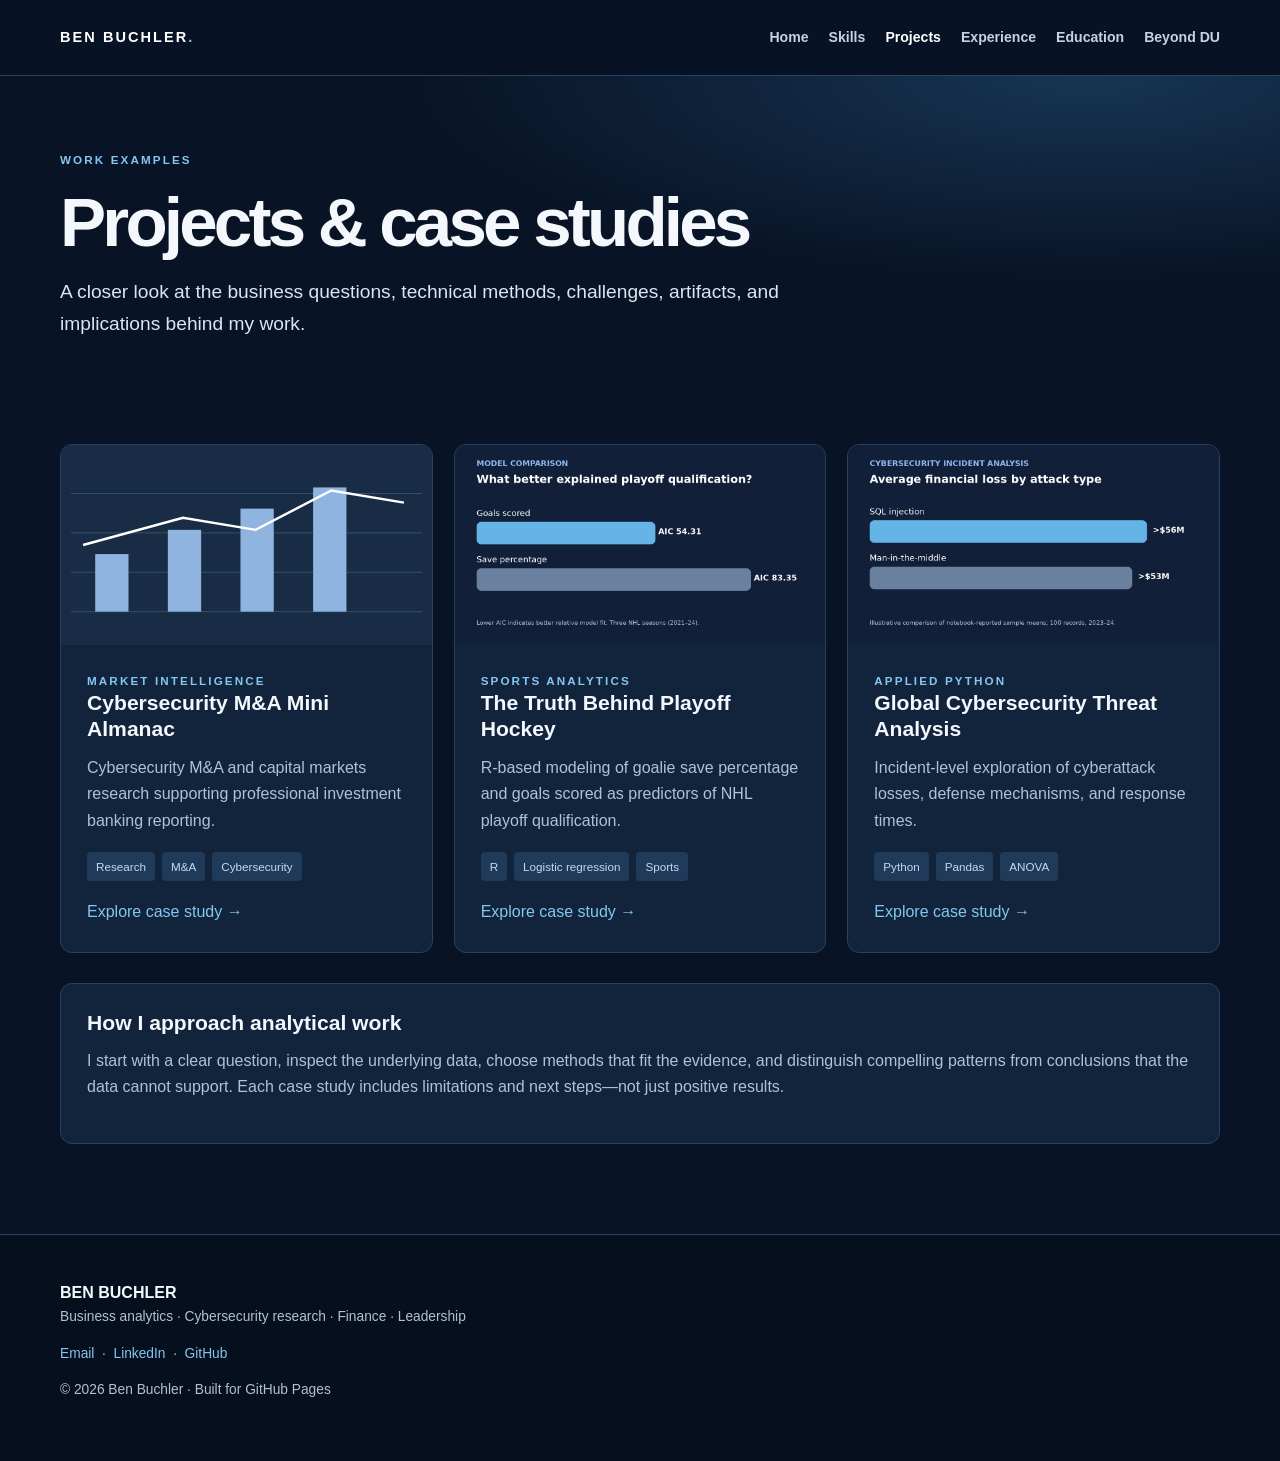
<file: projects.html>
<!doctype html><html lang="en"><head><meta charset="utf-8"><meta name="viewport" content="width=device-width, initial-scale=1"><meta name="description" content="Portfolio of Ben Buchler, business analytics and finance student at the University of Denver."><title>Projects | Ben Buchler</title><link rel="stylesheet" href="assets/styles.css"></head><body><a class="skip" href="#main">Skip to content</a><header><div class="wrap nav"><a class="brand" href="index.html">BEN BUCHLER<span style="color:var(--accent)">.</span></a><nav aria-label="Primary navigation" class="links"><a class="" href="index.html">Home</a><a class="" href="skills.html">Skills</a><a class="active" href="projects.html">Projects</a><a class="" href="experience.html">Experience</a><a class="" href="education.html">Education</a><a class="" href="beyond.html">Beyond DU</a></nav></div></header><main id="main"><section class="pagehero"><div class="wrap"><div class="eyebrow">Work examples</div><h1>Projects & case studies</h1><p class="lead">A closer look at the business questions, technical methods, challenges, artifacts, and implications behind my work.</p></div></section><section class="content"><div class="wrap"><div class="grid"><article class="card"><a href="almanac.html" aria-label="Explore Cybersecurity M&A Mini Almanac"><img src="assets/cyber.svg" alt="Visualization for Cybersecurity M&A Mini Almanac"></a><div class="cardbody"><div class="kicker">Market intelligence</div><h3>Cybersecurity M&A Mini Almanac</h3><p>Cybersecurity M&A and capital markets research supporting professional investment banking reporting.</p><div class="tags"><span class="tag">Research</span><span class="tag">M&A</span><span class="tag">Cybersecurity</span></div><a href="almanac.html">Explore case study →</a></div></article><article class="card"><a href="hockey.html" aria-label="Explore The Truth Behind Playoff Hockey"><img src="assets/hockey-model-comparison.png" alt="Visualization for The Truth Behind Playoff Hockey"></a><div class="cardbody"><div class="kicker">Sports analytics</div><h3>The Truth Behind Playoff Hockey</h3><p>R-based modeling of goalie save percentage and goals scored as predictors of NHL playoff qualification.</p><div class="tags"><span class="tag">R</span><span class="tag">Logistic regression</span><span class="tag">Sports</span></div><a href="hockey.html">Explore case study →</a></div></article><article class="card"><a href="python-cyber.html" aria-label="Explore Global Cybersecurity Threat Analysis"><img src="assets/cyber-loss-comparison.png" alt="Visualization for Global Cybersecurity Threat Analysis"></a><div class="cardbody"><div class="kicker">Applied Python</div><h3>Global Cybersecurity Threat Analysis</h3><p>Incident-level exploration of cyberattack losses, defense mechanisms, and response times.</p><div class="tags"><span class="tag">Python</span><span class="tag">Pandas</span><span class="tag">ANOVA</span></div><a href="python-cyber.html">Explore case study →</a></div></article></div><div class="panel" style="margin-top:30px"><h3>How I approach analytical work</h3><p>I start with a clear question, inspect the underlying data, choose methods that fit the evidence, and distinguish compelling patterns from conclusions that the data cannot support. Each case study includes limitations and next steps—not just positive results.</p></div></div></section></main><footer><div class="wrap"><strong>BEN BUCHLER</strong><p>Business analytics · Cybersecurity research · Finance · Leadership</p><p><a data-email href="mailto:ben.buchler@du.edu">Email</a> &nbsp;·&nbsp; <a data-linkedin href="https://www.linkedin.com/in/ben-buchler57">LinkedIn</a> &nbsp;·&nbsp; <a data-github href="https://github.com/bbuchler27">GitHub</a></p><p>© <span data-year>2026</span> Ben Buchler · Built for GitHub Pages</p></div></footer><script src="site-config.js"></script><script src="assets/site.js"></script></body></html>
</file>
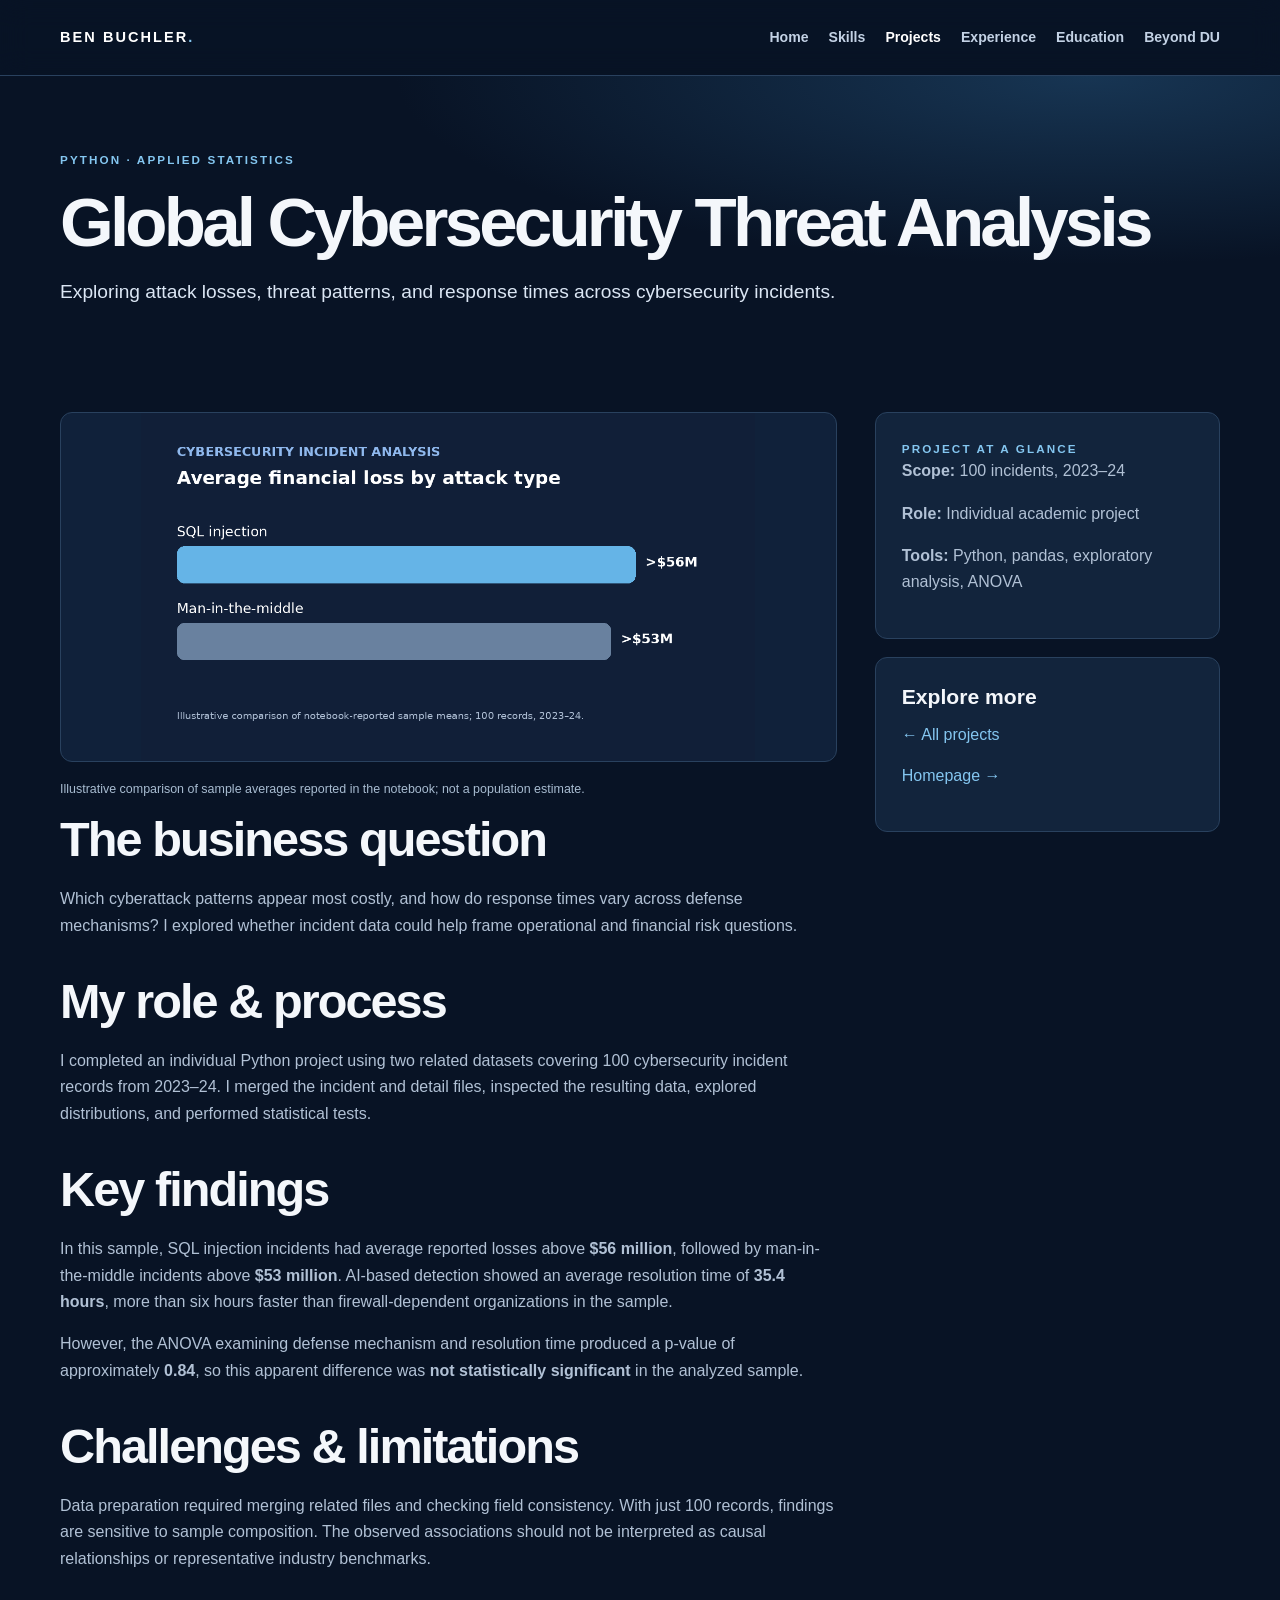
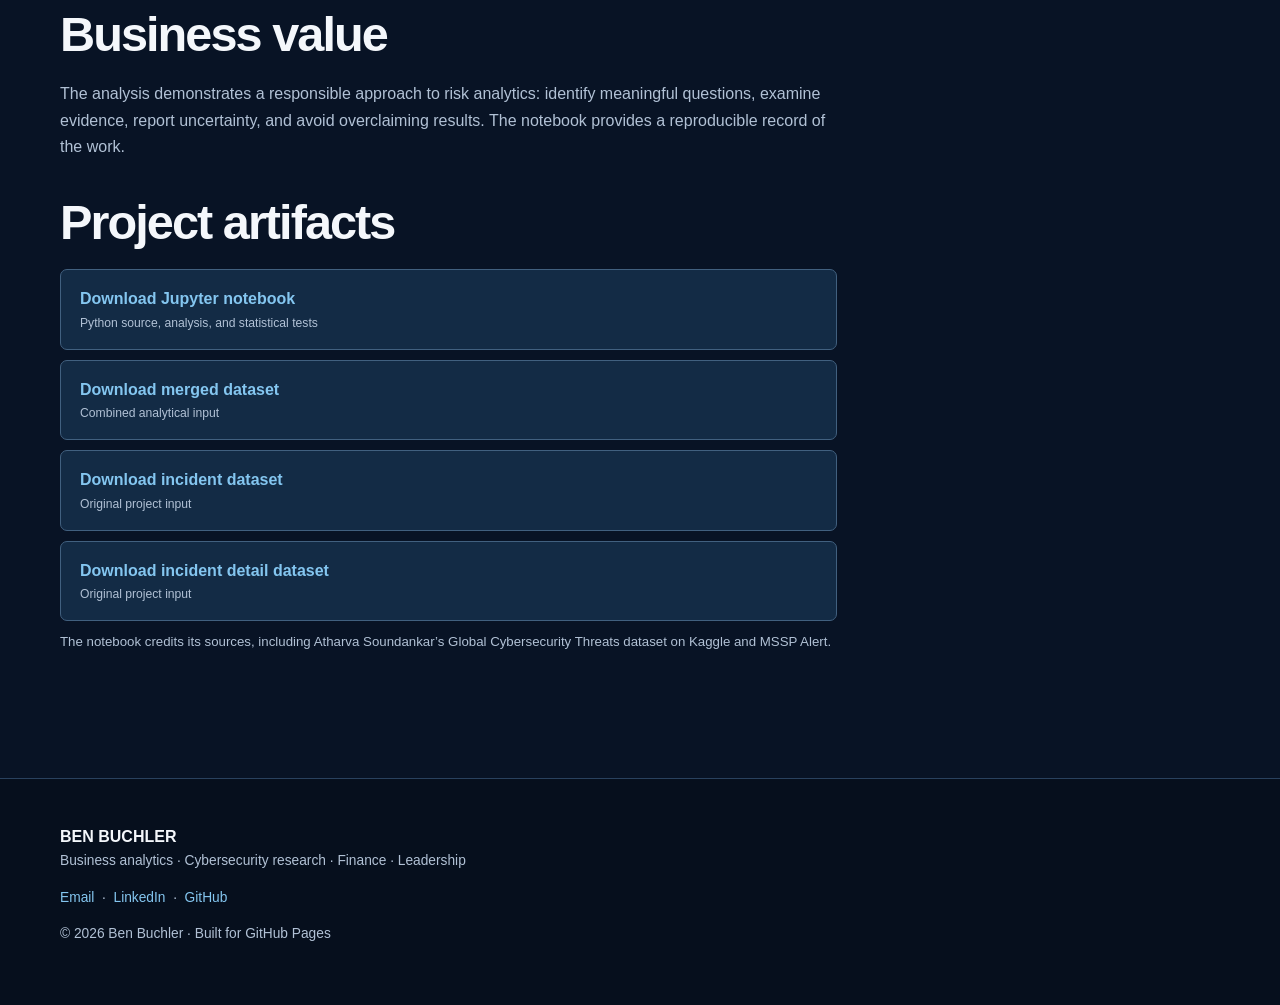
<file: python-cyber.html>
<!doctype html><html lang="en"><head><meta charset="utf-8"><meta name="viewport" content="width=device-width, initial-scale=1"><meta name="description" content="Portfolio of Ben Buchler, business analytics and finance student at the University of Denver."><title>Global Cybersecurity Threat Analysis | Ben Buchler</title><link rel="stylesheet" href="assets/styles.css"></head><body><a class="skip" href="#main">Skip to content</a><header><div class="wrap nav"><a class="brand" href="index.html">BEN BUCHLER<span style="color:var(--accent)">.</span></a><nav aria-label="Primary navigation" class="links"><a class="" href="index.html">Home</a><a class="" href="skills.html">Skills</a><a class="active" href="projects.html">Projects</a><a class="" href="experience.html">Experience</a><a class="" href="education.html">Education</a><a class="" href="beyond.html">Beyond DU</a></nav></div></header><main id="main"><section class="pagehero"><div class="wrap"><div class="eyebrow">Python · Applied statistics</div><h1>Global Cybersecurity Threat Analysis</h1><p class="lead">Exploring attack losses, threat patterns, and response times across cybersecurity incidents.</p></div></section><section class="content"><div class="wrap detail"><div><img class="workimg" src="assets/cyber-loss-comparison.png" alt="Illustrative comparison of sample averages reported in the notebook; not a population estimate."><p class="caption">Illustrative comparison of sample averages reported in the notebook; not a population estimate.</p><section><h2>The business question</h2><p>Which cyberattack patterns appear most costly, and how do response times vary across defense mechanisms? I explored whether incident data could help frame operational and financial risk questions.</p></section><section><h2>My role & process</h2><p>I completed an individual Python project using two related datasets covering 100 cybersecurity incident records from 2023–24. I merged the incident and detail files, inspected the resulting data, explored distributions, and performed statistical tests.</p></section><section><h2>Key findings</h2><p>In this sample, SQL injection incidents had average reported losses above <strong>$56 million</strong>, followed by man-in-the-middle incidents above <strong>$53 million</strong>. AI-based detection showed an average resolution time of <strong>35.4 hours</strong>, more than six hours faster than firewall-dependent organizations in the sample.</p><p>However, the ANOVA examining defense mechanism and resolution time produced a p-value of approximately <strong>0.84</strong>, so this apparent difference was <strong>not statistically significant</strong> in the analyzed sample.</p></section><section><h2>Challenges & limitations</h2><p>Data preparation required merging related files and checking field consistency. With just 100 records, findings are sensitive to sample composition. The observed associations should not be interpreted as causal relationships or representative industry benchmarks.</p></section><section><h2>Business value</h2><p>The analysis demonstrates a responsible approach to risk analytics: identify meaningful questions, examine evidence, report uncertainty, and avoid overclaiming results. The notebook provides a reproducible record of the work.</p></section><section><h2>Project artifacts</h2><a class="artifact" href="downloads/cybersecurity-threat-analysis.ipynb">Download Jupyter notebook<small>Python source, analysis, and statistical tests</small></a><a class="artifact" href="downloads/cyber_merged (1).csv">Download merged dataset<small>Combined analytical input</small></a><a class="artifact" href="downloads/cyber_incidents_23_24_100 (1).csv">Download incident dataset<small>Original project input</small></a><a class="artifact" href="downloads/cyber_details_23_24_100 (1).csv">Download incident detail dataset<small>Original project input</small></a><p class="small">The notebook credits its sources, including Atharva Soundankar’s Global Cybersecurity Threats dataset on Kaggle and MSSP Alert.</p></section></div><aside class="aside"><div class="panel"><div class="kicker">Project at a glance</div><p><strong>Scope:</strong> 100 incidents, 2023–24</p><p><strong>Role:</strong> Individual academic project</p><p><strong>Tools:</strong> Python, pandas, exploratory analysis, ANOVA</p></div><div class="panel"><h3>Explore more</h3><a href="projects.html">← All projects</a><p style="margin-top:14px"><a href="index.html">Homepage →</a></p></div></aside></div></section></main><footer><div class="wrap"><strong>BEN BUCHLER</strong><p>Business analytics · Cybersecurity research · Finance · Leadership</p><p><a data-email href="mailto:ben.buchler@du.edu">Email</a> &nbsp;·&nbsp; <a data-linkedin href="https://www.linkedin.com/in/ben-buchler57">LinkedIn</a> &nbsp;·&nbsp; <a data-github href="https://github.com/bbuchler27">GitHub</a></p><p>© <span data-year>2026</span> Ben Buchler · Built for GitHub Pages</p></div></footer><script src="site-config.js"></script><script src="assets/site.js"></script></body></html>
</file>
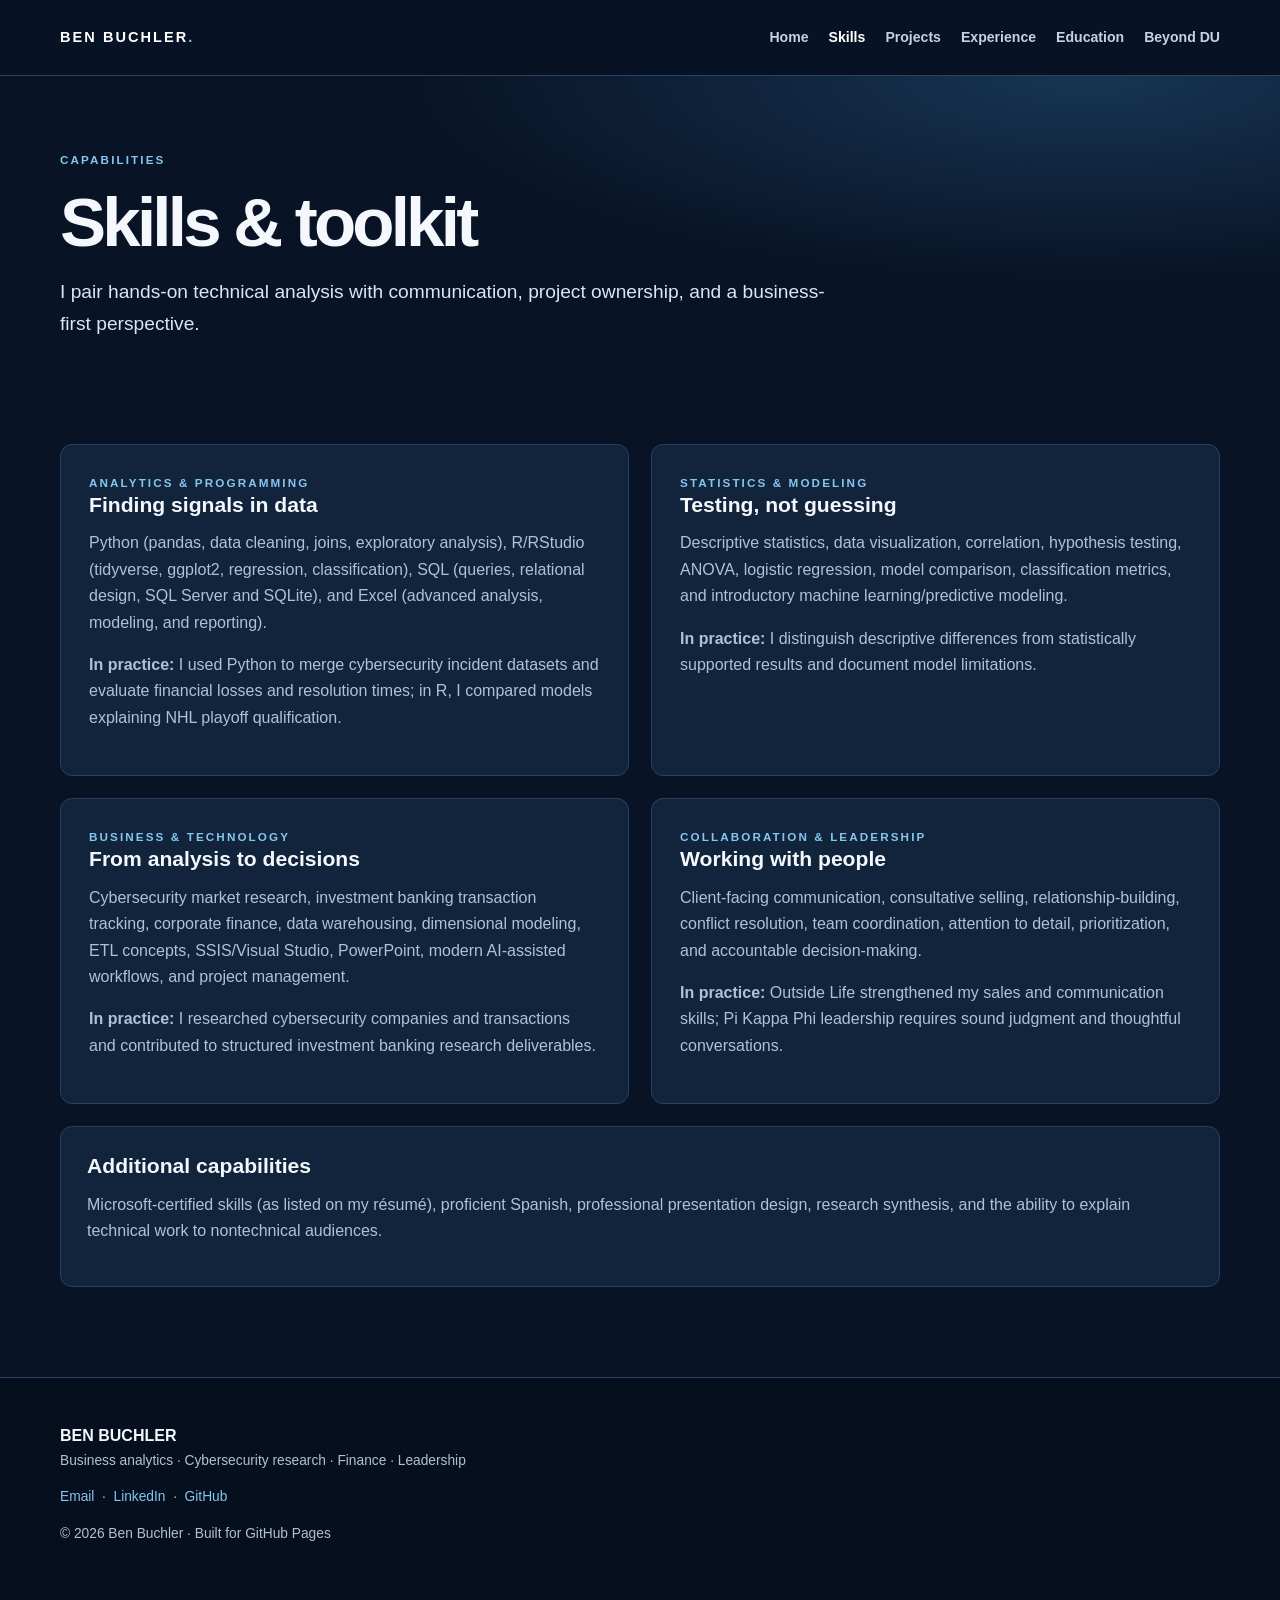
<file: skills.html>
<!doctype html><html lang="en"><head><meta charset="utf-8"><meta name="viewport" content="width=device-width, initial-scale=1"><meta name="description" content="Portfolio of Ben Buchler, business analytics and finance student at the University of Denver."><title>Skills | Ben Buchler</title><link rel="stylesheet" href="assets/styles.css"></head><body><a class="skip" href="#main">Skip to content</a><header><div class="wrap nav"><a class="brand" href="index.html">BEN BUCHLER<span style="color:var(--accent)">.</span></a><nav aria-label="Primary navigation" class="links"><a class="" href="index.html">Home</a><a class="active" href="skills.html">Skills</a><a class="" href="projects.html">Projects</a><a class="" href="experience.html">Experience</a><a class="" href="education.html">Education</a><a class="" href="beyond.html">Beyond DU</a></nav></div></header><main id="main"><section class="pagehero"><div class="wrap"><div class="eyebrow">Capabilities</div><h1>Skills & toolkit</h1><p class="lead">I pair hands-on technical analysis with communication, project ownership, and a business-first perspective.</p></div></section><section class="content"><div class="wrap"><div class="skills-grid"><div class="entry"><div class="kicker">Analytics & programming</div><h3>Finding signals in data</h3><p>Python (pandas, data cleaning, joins, exploratory analysis), R/RStudio (tidyverse, ggplot2, regression, classification), SQL (queries, relational design, SQL Server and SQLite), and Excel (advanced analysis, modeling, and reporting).</p><p><strong>In practice:</strong> I used Python to merge cybersecurity incident datasets and evaluate financial losses and resolution times; in R, I compared models explaining NHL playoff qualification.</p></div><div class="entry"><div class="kicker">Statistics & modeling</div><h3>Testing, not guessing</h3><p>Descriptive statistics, data visualization, correlation, hypothesis testing, ANOVA, logistic regression, model comparison, classification metrics, and introductory machine learning/predictive modeling.</p><p><strong>In practice:</strong> I distinguish descriptive differences from statistically supported results and document model limitations.</p></div><div class="entry"><div class="kicker">Business & technology</div><h3>From analysis to decisions</h3><p>Cybersecurity market research, investment banking transaction tracking, corporate finance, data warehousing, dimensional modeling, ETL concepts, SSIS/Visual Studio, PowerPoint, modern AI-assisted workflows, and project management.</p><p><strong>In practice:</strong> I researched cybersecurity companies and transactions and contributed to structured investment banking research deliverables.</p></div><div class="entry"><div class="kicker">Collaboration & leadership</div><h3>Working with people</h3><p>Client-facing communication, consultative selling, relationship-building, conflict resolution, team coordination, attention to detail, prioritization, and accountable decision-making.</p><p><strong>In practice:</strong> Outside Life strengthened my sales and communication skills; Pi Kappa Phi leadership requires sound judgment and thoughtful conversations.</p></div></div><div class="panel" style="margin-top:22px"><h3>Additional capabilities</h3><p>Microsoft-certified skills (as listed on my résumé), proficient Spanish, professional presentation design, research synthesis, and the ability to explain technical work to nontechnical audiences.</p></div></div></section></main><footer><div class="wrap"><strong>BEN BUCHLER</strong><p>Business analytics · Cybersecurity research · Finance · Leadership</p><p><a data-email href="mailto:ben.buchler@du.edu">Email</a> &nbsp;·&nbsp; <a data-linkedin href="https://www.linkedin.com/in/ben-buchler57">LinkedIn</a> &nbsp;·&nbsp; <a data-github href="https://github.com/bbuchler27">GitHub</a></p><p>© <span data-year>2026</span> Ben Buchler · Built for GitHub Pages</p></div></footer><script src="site-config.js"></script><script src="assets/site.js"></script></body></html>
</file>
<file: assets/styles.css>
:root{--bg:#081325;--bg2:#0d1b31;--panel:#12243c;--panel2:#162d4a;--text:#f4f7fb;--muted:#b1c1d5;--line:#29415e;--accent:#84c6f0;--gold:#d4e5f4}*{box-sizing:border-box}html{scroll-behavior:smooth}body{margin:0;background:var(--bg);color:var(--text);font-family:Inter,ui-sans-serif,-apple-system,BlinkMacSystemFont,'Segoe UI',sans-serif;line-height:1.65}a{color:var(--accent);text-decoration:none}a:hover{text-decoration:underline}a:focus-visible,button:focus-visible{outline:3px solid var(--accent);outline-offset:3px}.wrap{width:min(1160px,calc(100% - 44px));margin:auto}header{position:sticky;top:0;z-index:50;background:rgba(8,19,37,.95);backdrop-filter:blur(14px);border-bottom:1px solid var(--line)}.nav{min-height:75px;display:flex;justify-content:space-between;align-items:center;gap:25px}.brand{font-weight:850;letter-spacing:.14em;color:white;font-size:.91rem;white-space:nowrap}.links{display:flex;flex-wrap:wrap;gap:20px;align-items:center}.links a{color:#c3d2e5;font-size:.88rem;font-weight:650}.links a.active,.links a:hover{color:white}.eyebrow,.kicker{text-transform:uppercase;font-weight:800;letter-spacing:.18em;font-size:.73rem;color:var(--accent)}h1,h2,h3,p{margin-top:0}h1{font-size:clamp(3.15rem,6.3vw,6rem);line-height:1.04;letter-spacing:-.055em;margin:18px 0 25px}h2{font-size:clamp(2rem,3.8vw,3.1rem);line-height:1.15;letter-spacing:-.04em;margin:12px 0 18px}h3{font-size:1.32rem;line-height:1.25;margin-bottom:12px}p{color:var(--muted)}.lead{font-size:1.2rem;color:#dbe6f4;max-width:760px}.muted{color:var(--muted)}.hero{padding:78px 0 80px;background:radial-gradient(ellipse at 80% 15%,#163657 0,transparent 50%),var(--bg)}.hero-grid{display:grid;grid-template-columns:1.15fr .85fr;gap:65px;align-items:center}.hero-photo{position:relative;max-width:460px;justify-self:end}.hero-photo img{display:block;width:100%;height:auto;aspect-ratio:4/4.75;object-fit:cover;object-position:center 40%;border-radius:18px;box-shadow:20px 20px 0 #1b3552}.hero-photo:after{content:'RESEARCH  /  ANALYTICS  /  LEADERSHIP';position:absolute;bottom:16px;left:18px;background:rgba(8,19,37,.85);color:white;letter-spacing:.12em;font-size:.61rem;font-weight:750;padding:9px 13px;border-radius:5px}.brandline{font-size:1.12rem;color:#eaf3ff;border-left:3px solid var(--accent);padding-left:19px;margin:24px 0 30px;max-width:610px}.btn{display:inline-flex;align-items:center;justify-content:center;min-height:45px;padding:10px 18px;margin:4px 8px 4px 0;background:var(--accent);color:#081325;border:1px solid var(--accent);border-radius:7px;font-weight:800;font-size:.9rem}.btn:hover{text-decoration:none;background:#a7d9f6}.btn.alt{background:transparent;color:white;border-color:#647e9b}.btn.alt:hover{background:#213d5c}.section{padding:84px 0}.section.alt{background:var(--bg2)}.headrow{display:flex;justify-content:space-between;gap:40px;align-items:end;margin-bottom:28px}.headrow p{max-width:450px}.grid{display:grid;grid-template-columns:repeat(3,1fr);gap:21px}.card,.panel{background:var(--panel);border:1px solid var(--line);border-radius:12px;overflow:hidden}.card{transition:transform .2s,border-color .2s}.card:hover{transform:translateY(-4px);border-color:#6da8d5}.card img{width:100%;height:200px;object-fit:cover;display:block;background:#102039}.cardbody,.panel{padding:26px}.cardbody p{min-height:76px}.tags{display:flex;gap:7px;flex-wrap:wrap;margin:18px 0}.tag{display:inline-block;font-size:.73rem;color:#c6d8ef;background:#203b5a;border-radius:4px;padding:5px 9px}.metrics{display:grid;grid-template-columns:repeat(3,1fr);gap:18px;margin-top:36px}.metric{background:var(--panel);border:1px solid var(--line);border-radius:10px;padding:23px}.metric strong{display:block;font-size:2.1rem;color:white;letter-spacing:-.04em}.metric span{color:var(--muted);font-size:.85rem}.split{display:grid;grid-template-columns:1fr 1fr;gap:22px}.pagehero{padding:74px 0 45px;background:radial-gradient(ellipse at 85% 0%,#173553 0,transparent 45%)}.pagehero h1{font-size:clamp(2.8rem,5.4vw,4.8rem);margin-bottom:17px}.pagehero p{max-width:780px}.content{padding:40px 0 90px}.stack{display:grid;gap:20px}.entry{padding:28px;background:var(--panel);border:1px solid var(--line);border-radius:12px}.entry .meta{font-size:.8rem;color:var(--accent);font-weight:800;letter-spacing:.05em}.entry ul{color:var(--muted);padding-left:21px}.entry li{margin:7px 0}.detail{display:grid;grid-template-columns:minmax(0,1.8fr) minmax(250px,.8fr);gap:38px}.detail section{margin-bottom:35px}.detail img{max-width:100%;border:1px solid var(--line);border-radius:12px}.aside{position:sticky;top:100px;align-self:start}.aside .panel{margin-bottom:18px}.artifact{display:block;padding:16px 19px;margin:10px 0;border:1px solid #41607f;background:#132b45;border-radius:7px;font-weight:700}.artifact small{display:block;font-size:.76rem;color:var(--muted);font-weight:400}.notice{border-left:3px solid #e3bc74;padding:16px 20px;background:#263044;color:#f3e4c5;border-radius:4px}.notice p{color:#f3e4c5;margin:0}.skills-grid{display:grid;grid-template-columns:repeat(2,1fr);gap:22px}.contact{background:linear-gradient(120deg,#173553,#0c1c32);padding:38px;border:1px solid #33516e;border-radius:14px}footer{padding:45px 0;background:#060f1d;border-top:1px solid var(--line)}footer p{font-size:.86rem}.small{font-size:.83rem}.caption{font-size:.78rem;color:#a8bcd1;margin-top:9px}.quote{font-size:1.1rem;color:white}.workimg{width:100%;max-height:350px;object-fit:contain;background:#10213a}.skip{position:absolute;left:-9999px}.skip:focus{left:10px;top:10px;z-index:99;background:white;color:black;padding:10px}@media(max-width:900px){.hero-grid{grid-template-columns:1fr;gap:38px}.hero-photo{justify-self:start;width:min(100%,430px)}.grid{grid-template-columns:1fr 1fr}.detail{grid-template-columns:1fr}.aside{position:static}.nav{align-items:flex-start;flex-direction:column;padding:18px 0;gap:12px}.links{gap:13px}.hero{padding-top:48px}}@media(max-width:600px){.wrap{width:min(100% - 30px,1160px)}.grid,.metrics,.split,.skills-grid{grid-template-columns:1fr}.section{padding:55px 0}.headrow{display:block}.hero-photo img{aspect-ratio:4/4.4}.cardbody p{min-height:0}h1{font-size:3.2rem}.links a{font-size:.78rem}.metric strong{font-size:1.9rem}}
</file>
